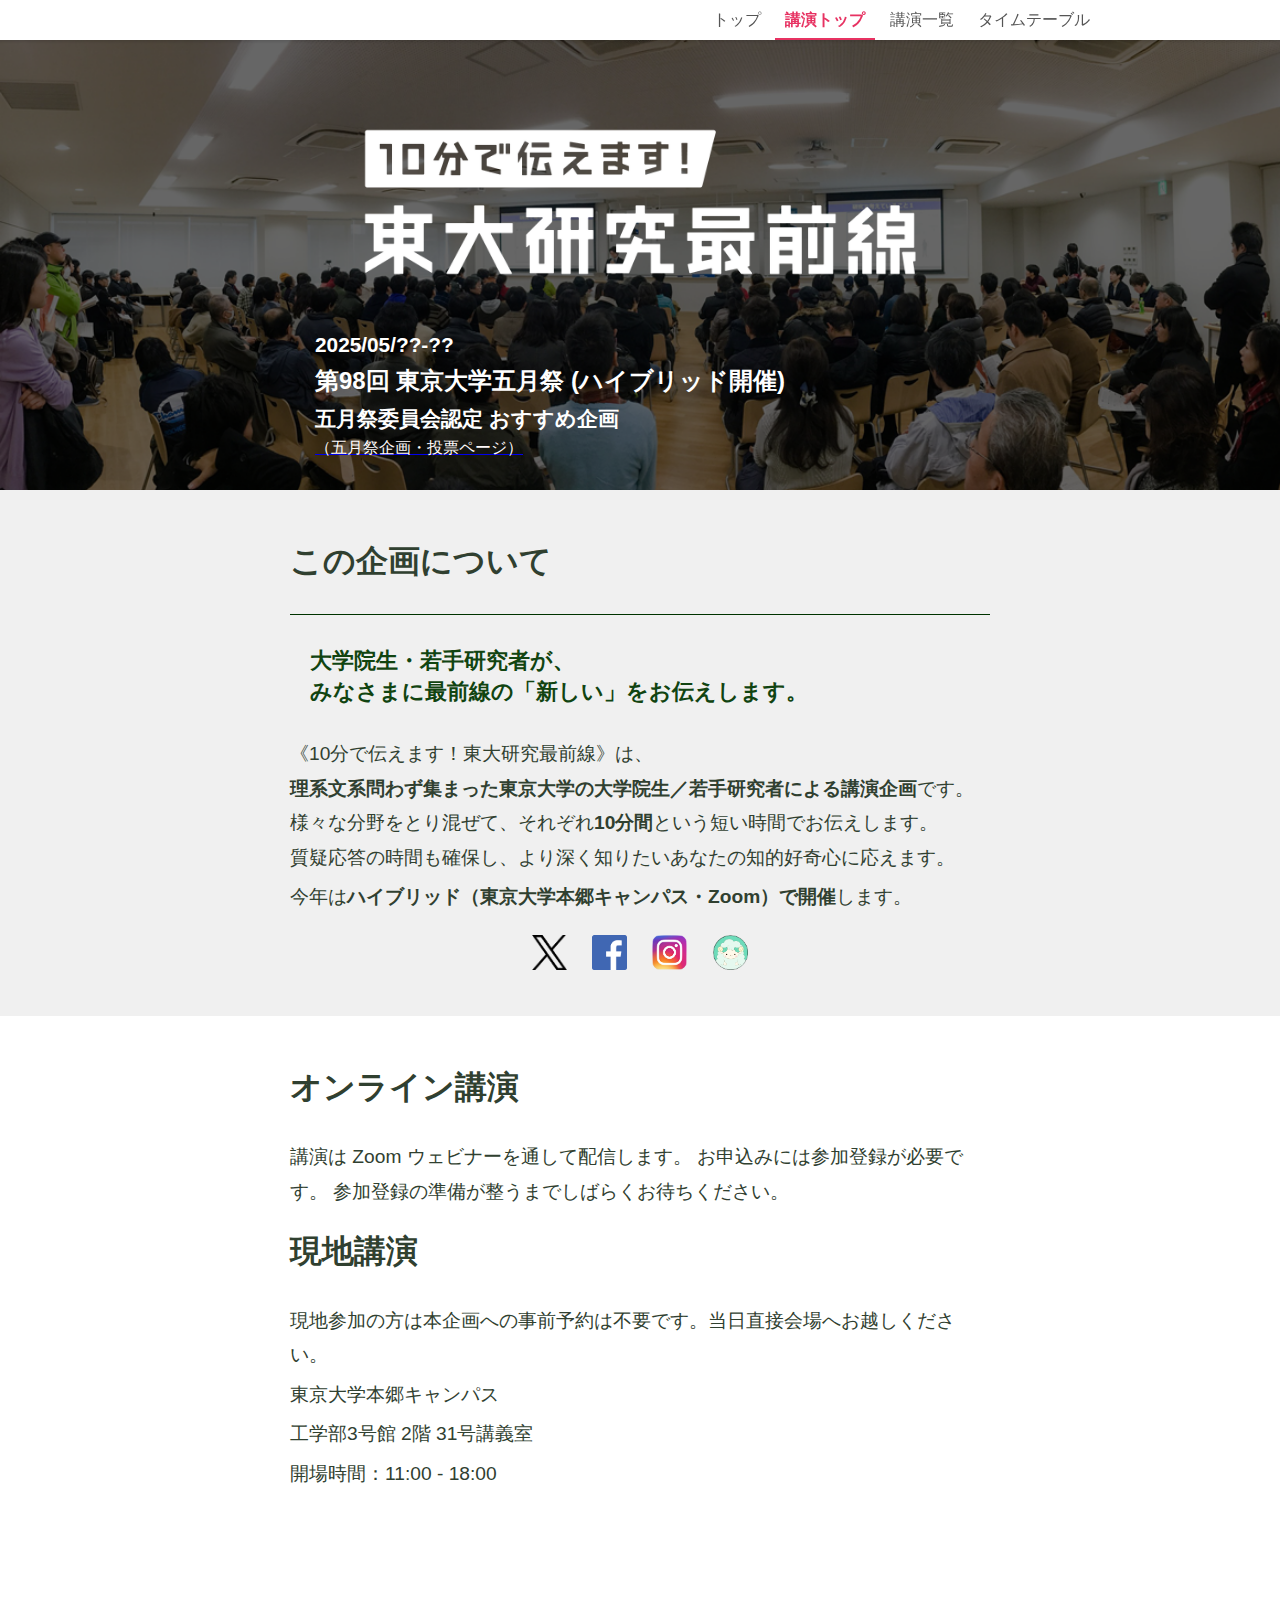
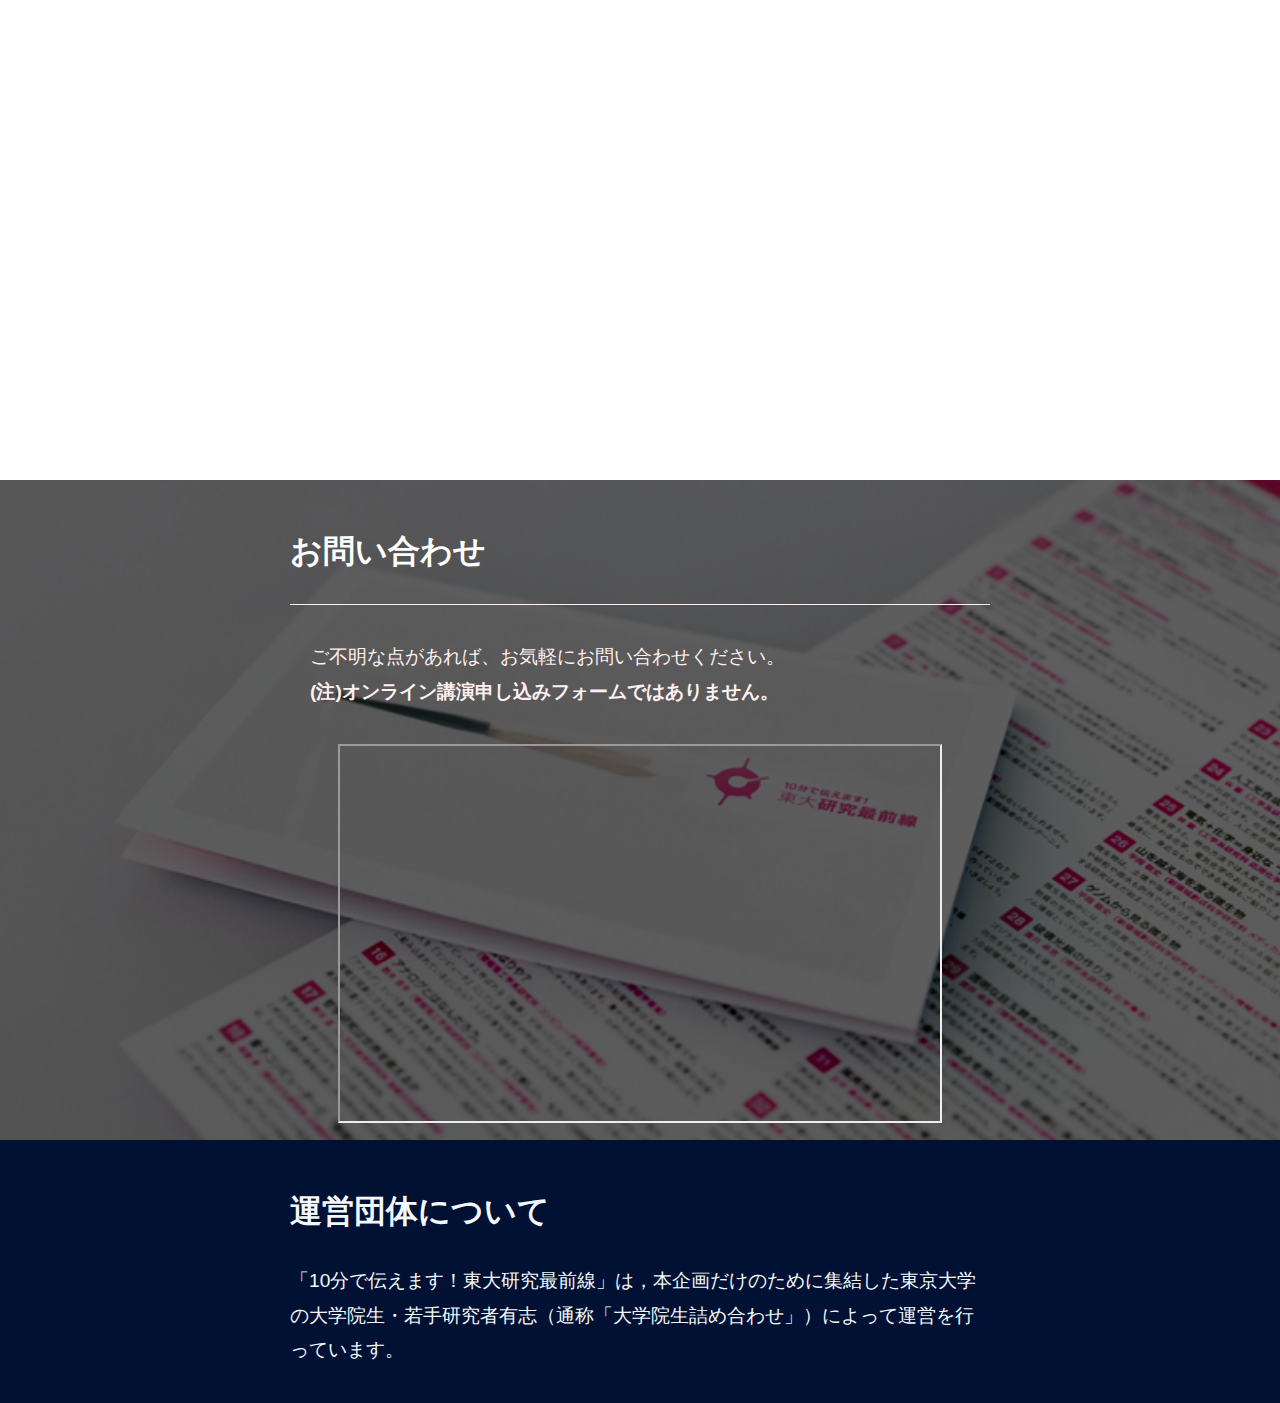
<file: index.html>
﻿<!DOCTYPE html>
<html lang="ja">

<head>
    <meta charset="UTF-8">
    <meta name="viewport" content="width=360">
    <meta name="description" content="2025年度東京大学五月祭企画「10分で伝えます！東大研究最前線」のウェブページです。最先端の研究について10分間で分かりやすくお伝えします。">
    <meta name="keywords" content="東京大学,東大,五月祭,学園祭,講演,2025,10分で伝えます,10分,東大研究最前線,研究最前線,研究">
    <title>2025年度五月祭「10分で伝えます！東大研究最前線」</title>
    <link rel="stylesheet" href="css/main.css?201804201023">
    <link rel="icon" href="img/favicon.ico">

    <!-- OGP -->
    <meta name="twitter:card" content="summary">
    <meta name="twitter:site" content="@ut10min">
    <meta name="twitter:creator" content="@ut10min">
    <meta name="twitter:title" content="2025年度五月祭「10分で伝えます！東大研究最前線」 - 講演トップ">
    <meta name="twitter:description" content="2025年度東京大学五月祭企画「10分で伝えます！東大研究最前線」のウェブページです。最先端の研究について10分間で分かりやすくお伝えします。">
    <meta name="twitter:image" content="https://ut-10min.github.io/mf97/img/mf_min.png">
    <meta property="og:title" content="2025年度五月祭「10分で伝えます！東大研究最前線」 - 講演トップ">
    <meta property="og:url" content="https://ut-10min.github.io/mf97/timetable.html">
    <meta property="og:image" content="https://ut-10min.github.io/mf97/img/mf_min.png">
    <meta property="og:site_name" content="2025年度五月祭「10分で伝えます！東大研究最前線」">

    <!-- jQuery -->
    <script src="https://ajax.googleapis.com/ajax/libs/jquery/1.8.2/jquery.min.js"></script>

    <!-- Global site tag (gtag.js) - Google Analytics -->
    <script async src="https://www.googletagmanager.com/gtag/js?id=UA-123778672-1"></script>
    <script>
        window.dataLayer = window.dataLayer || [];
        function gtag() { dataLayer.push(arguments); }
        gtag('js', new Date());

        gtag('config', 'UA-123778672-1');
    </script>

    <!-- user script -->
    <script src="js/main.js"></script>
</head>

<body>
    <div class="fixed-nav">
        <div class="fixed-nav-inner">
            <a href="/">トップ</a>
            <!-- <a href="index.html" class="active">トップ</a> -->
            <a href="index.html" class="active">講演トップ</a>
            <a href="talks.html">講演一覧</a>
            <a href="timetable.html">タイムテーブル</a>
        </div>
    </div>
    <div class="container">
        <div id="title-hero">
            <div id="title-logo">
                <img src="img/title.png">
            </div>
            <div id="title-info">
                <p>2025/05/??-??</p> <!-- UPDATE date-->
                <h4>第98回&nbsp;東京大学五月祭 (ハイブリッド開催)</h4> <!-- UPDATE -->
                <!--<p>申込は<a href="https://ut-10min.github.io/registration/" style="color : #ffffff;">こちら</a>から</p>-->
                <p>五月祭委員会認定&nbsp;おすすめ企画</p> <!-- UPDATE -->
                <a href="https://ut-10min.github.io/vote/"><font color="#fffafa">（五月祭企画・投票ページ）</font></a>
            </div>
        </div>
        <div class="full-article" id="article-intro">
            <h2>この企画について</h2>
            <div class="article-headline">
                <h3>
                    大学院生・若手研究者が、<br>
                    みなさまに最前線の「新しい」をお伝えします。
                </h3>
            </div>
            <p>
                《10分で伝えます！東大研究最前線》は、<br>
                <b>理系文系問わず集まった東京大学の大学院生／若手研究者による講演企画</b>です。<br>
                様々な分野をとり混ぜて、それぞれ<b>10分間</b>という短い時間でお伝えします。<br>
                質疑応答の時間も確保し、より深く知りたいあなたの知的好奇心に応えます。<br>
            </p>
            <p>
                今年は<b>ハイブリッド（東京大学本郷キャンパス・Zoom）で開催</b>します。
            </p>
            <p class="center" id="socialicons">
                <a href="https://twitter.com/ut10min" target="_blank">
                    <img src="img/x.png"></a>
                <a href="https://www.facebook.com/10minScience/" target="_blank">
                    <img src="img/facebook.png"></a>
                <a href="https://www.instagram.com/ut10min/" target="_blank">
                    <!-- <a href="img/instagram_qr.png" target="_blank"> -->
                    <img src="img/instagram.png"></a>
                <!-- <img src="img/instagram_qr.png"></a> -->
                <a href="vote.html" target="_blank">
                    <img src="img/may-chan.png"></a>
            </p>
        </div>
        <div class="full-article" id="article-access">
            <h2>オンライン講演</h2>
            <p>
                講演は Zoom ウェビナーを通して配信します。
                お申込みには参加登録が必要です。
                <!--
                申込みはこちらの
                <b><a href="https://ut-10min.github.io/registration/" target="_blank">参加者登録フォーム</a></b>
                からお願いします。
                -->
                参加登録の準備が整うまでしばらくお待ちください。
            </p>
        <h2>現地講演</h2>
            <p>
                現地参加の方は本企画への事前予約は不要です。当日直接会場へお越しください。
            </p>
            <!--
            <p>
                会場：
            </p>
            -->
            <p>
                東京大学本郷キャンパス
            </p>
            <p>
                工学部3号館 2階 31号講義室
            </p>
            <p>
                開場時間：11:00 - 18:00
                <!-- ※昨年と会場が異なりますのでご注意ください。-->
                <!-- 未定 -->
            </p>
            <div id="access-googlemap">
                <div class="remove-touch">
                    <iframe
                        src="https://www.google.com/maps/embed?pb=!1m18!1m12!1m3!1d3239.470268188464!2d139.75834607507562!3d35.71465132813866!2m3!1f0!2f0!3f0!3m2!1i1024!2i768!4f13.1!3m3!1m2!1s0x60188c31d456c3b7%3A0x7e0c15037ed16d83!2z5belM-WPt-mkqOWbs-abuOWupCDmnbHkuqzlpKflrablt6Xlrabjg7vmg4XloLHnkIblt6Xlrablm7Pmm7jppKg!5e0!3m2!1sja!2sjp!4v1683867333748!5m2!1sja!2sjp"
                        width="700" height="550" style="border:0;" allowfullscreen="" loading="lazy"
                        referrerpolicy="no-referrer-when-downgrade"></iframe>
                </div>
                <div class="remove-pc">
                    <iframe
                        src="https://www.google.com/maps/embed?pb=!1m18!1m12!1m3!1d3239.470268188464!2d139.75834607507562!3d35.71465132813866!2m3!1f0!2f0!3f0!3m2!1i1024!2i768!4f13.1!3m3!1m2!1s0x60188c31d456c3b7%3A0x7e0c15037ed16d83!2z5belM-WPt-mkqOWbs-abuOWupCDmnbHkuqzlpKflrablt6Xlrabjg7vmg4XloLHnkIblt6Xlrablm7Pmm7jppKg!5e0!3m2!1sja!2sjp!4v1683867333748!5m2!1sja!2sjp"
                        width="300" height="300" style="border:0;" allowfullscreen="" loading="lazy"
                        referrerpolicy="no-referrer-when-downgrade"></iframe>
                </div>
            </div>
        </div>
        <div class="full-article article-dark" id="article-inquiry">
            <h2>お問い合わせ</h2>
            <div class="article-headline">
                <p>
                    ご不明な点があれば、お気軽にお問い合わせください。
                    <br><b>(注)オンライン講演申し込みフォームではありません。</b>
                </p>
            </div>
            <div id="inquiry-form-pc">
                <iframe src="https://ws.formzu.net/fgen/S65772278/" id="inqury-iframe" scrolling="yes"></iframe>
            </div>
            <div id="inquiry-form-touch">
                <iframe src="https://ws.formzu.net/sfgen/S65772278/" id="inqury-iframe" scrolling="yes"></iframe>
            </div>
        </div>
        <div class="full-article" id="article-us">
            <h2>運営団体について</h2>
            <p>「10分で伝えます！東大研究最前線」は，本企画だけのために集結した東京大学の大学院生・若手研究者有志（通称「大学院生詰め合わせ」）によって運営を行っています。</p>
            <!-- <p>本団体では，企画に参加・協力してくださる院生（含: 六年制学科高学年生）の方を募集しています！お問い合わせフォームからお気軽にお声掛けください。</p> -->
        </div>
    </div>
</body>

</html>
</file>
<file: css/main.css>
@charset "UTF-8";
/* utility */
.clearfix:after {
  content: "";
  clear: both;
  display: block; }

@media screen and (max-width: 639px) {
  .remove-touch {
    display: none; } }

@media screen and (min-width: 640px) {
  .remove-pc {
    display: none; } }

@media screen and (max-width: 639px) {
  html {
    font-size: 70%; } }

body {
  margin: 40px 0 0 0;
  background: #F5F8FA;
  font-family: 'ヒラギノ角ゴ Pro W3','Hiragino Kaku Gothic Pro','メイリオ',Meiryo,Osaka,'ＭＳ Ｐゴシック','MS PGothic',sans-serif;
  color: #304030; }

.fixed-nav {
  position: fixed;
  top: 0px;
  width: 100%;
  height: 40px;
  z-index: 10000;
  background: #fff;
  box-shadow: 0 0 2px 2px rgba(0, 0, 0, 0.1);
  text-align: right; }
  .fixed-nav .fixed-nav-inner {
    max-width: 960px;
    height: 100%;
    margin: 0 auto;
    box-sizing: border-box;
    padding: 0 20px; }
    @media screen and (max-width: 639px) {
      .fixed-nav .fixed-nav-inner {
        padding: 0 10px; } }
  .fixed-nav a {
    display: inline-block;
    height: 100%;
    padding: 0 10px;
    box-sizing: border-box;
    text-decoration: none;
    line-height: 40px;
    color: #555; }
    @media screen and (max-width: 639px) {
      .fixed-nav a {
        padding: 0 5px;
        font-size: 120%; } }
    .fixed-nav a:hover, .fixed-nav a.active {
      border-bottom: solid 2px #e73262;
      color: #e73262;
      font-weight: bolder; }

.container {
  width: 100%;
  margin: 0 auto;
  background: #fff; }
  .container a.anchor {
    display: block;
    visibility: none;
    position: relative;
    top: -40px; }

.full-article {
  margin: 0 auto;
  padding: 30px 5%; }
  @media screen and (max-width: 639px) {
    .full-article {
      padding: 15px 5%; } }
  .full-article h2 {
    max-width: 700px;
    margin: 20px auto 30px;
    font-size: 200%; }
    @media screen and (max-width: 639px) {
      .full-article h2 {
        margin: 15px auto 20px; } }
  .full-article p {
    max-width: 700px;
    margin: 5px auto;
    font-size: 120%;
    line-height: 180%; }
    @media screen and (max-width: 639px) {
      .full-article p {
        line-height: 170%; } }
    .full-article p.center {
      text-align: center; }
  .full-article a {
    text-decoration: underline; }
    .full-article a:visited {
      color: #304030; }
  .full-article .article-headline {
    box-sizing: border-box;
    max-width: 700px;
    margin: 20px auto;
    padding: 30px 20px 10px;
    border-top: solid 1px #003300;
    color: #114411; }
    @media screen and (max-width: 639px) {
      .full-article .article-headline {
        margin: 20px auto 10px;
        padding: 15px 15px; } }
    .full-article .article-headline h3 {
      font-size: 140%;
      margin: 0; }
  .full-article.article-dark {
    color: #fff; }
    .full-article.article-dark .article-headline {
      color: #fff0f0;
      border-color: #fff0f0; }
    .full-article.article-dark a {
      text-decoration: underline;
      color: #fff0f0; }

#title-hero {
  box-sizing: border-box;
  height: 450px;
  background-image: url(../img/title_background.png);
  background-size: cover;
  background-position: center;
  padding-top: 80px; }
  @media screen and (max-width: 640px) {
    #title-hero {
      height: 300px; } }
  @media screen and (max-width: 640px) {
    #title-hero {
      padding-top: 50px; } }
  #title-hero #title-logo {
    margin: 0 auto;
    max-width: 600px;
    text-align: center; }
    #title-hero #title-logo img {
      width: 95%; }
  #title-hero #title-info {
    margin: 45px auto;
    padding: 0 10px;
    max-width: 650px;
    text-align: left; }
    @media screen and (max-width: 640px) {
      #title-hero #title-info {
        margin: 30px auto; } }
    #title-hero #title-info p {
      color: #fff;
      font-weight: bold;
      font-size: 130%;
      margin: 5px 0; }
    #title-hero #title-info h4 {
      color: #fff;
      font-size: 150%;
      margin: 8px 0; }

#article-intro {
  background-color: #f0f0f0; }
  #article-intro #socialicons {
    margin-top: 20px; }
    #article-intro #socialicons img {
      height: 35px;
      margin: 0 10px; }

#article-access #access-googlemap {
  text-align: center; }

#article-inquiry {
  height: 600px;
  background-image: url(../img/pamphlet.png);
  background-size: cover;
  background-position: center; }
  @media screen and (max-width: 640px) {
    #article-inquiry {
      height: 650px; } }
  #article-inquiry #inquiry-form-pc {
    text-align: center; }
    @media screen and (max-width: 639px) {
      #article-inquiry #inquiry-form-pc {
        display: none; } }
    #article-inquiry #inquiry-form-pc iframe {
      width: 600px;
      height: 375px; }
  #article-inquiry #inquiry-form-touch {
    text-align: center; }
    @media screen and (min-width: 640px) {
      #article-inquiry #inquiry-form-touch {
        display: none; } }
    #article-inquiry #inquiry-form-touch iframe {
      width: 300px;
      height: 460px; }

#article-credit {
  background: #142b18; }
  #article-credit h3 {
    margin-top: 30px;
    text-align: center;
    font-size: 140%; }
  #article-credit #copyright {
    margin-top: 30px;
    text-align: center;
    font-size: 80%; }

.talk-header {
  margin-bottom: 10px; }
  .talk-header span.title {
    font-size: 140%; }
  .talk-header span.name {
    font-size: 110%; }
  .talk-header span.major {
    font-size: 110%;
    color: gray; }

.talk-abs {
  margin-bottom: 30px;
  margin-left: 20px; }

.time-table {
  margin-left: 10px; }
  .time-table td.title {
    padding-left: 10px;}
  .time-table td.name {
    padding-left: 10px; 
    min-width: 100px; }

/*# sourceMappingURL=main.css.map */
#article-us {
  background: #013; 
  color: #F5F8FA;}
</file>
